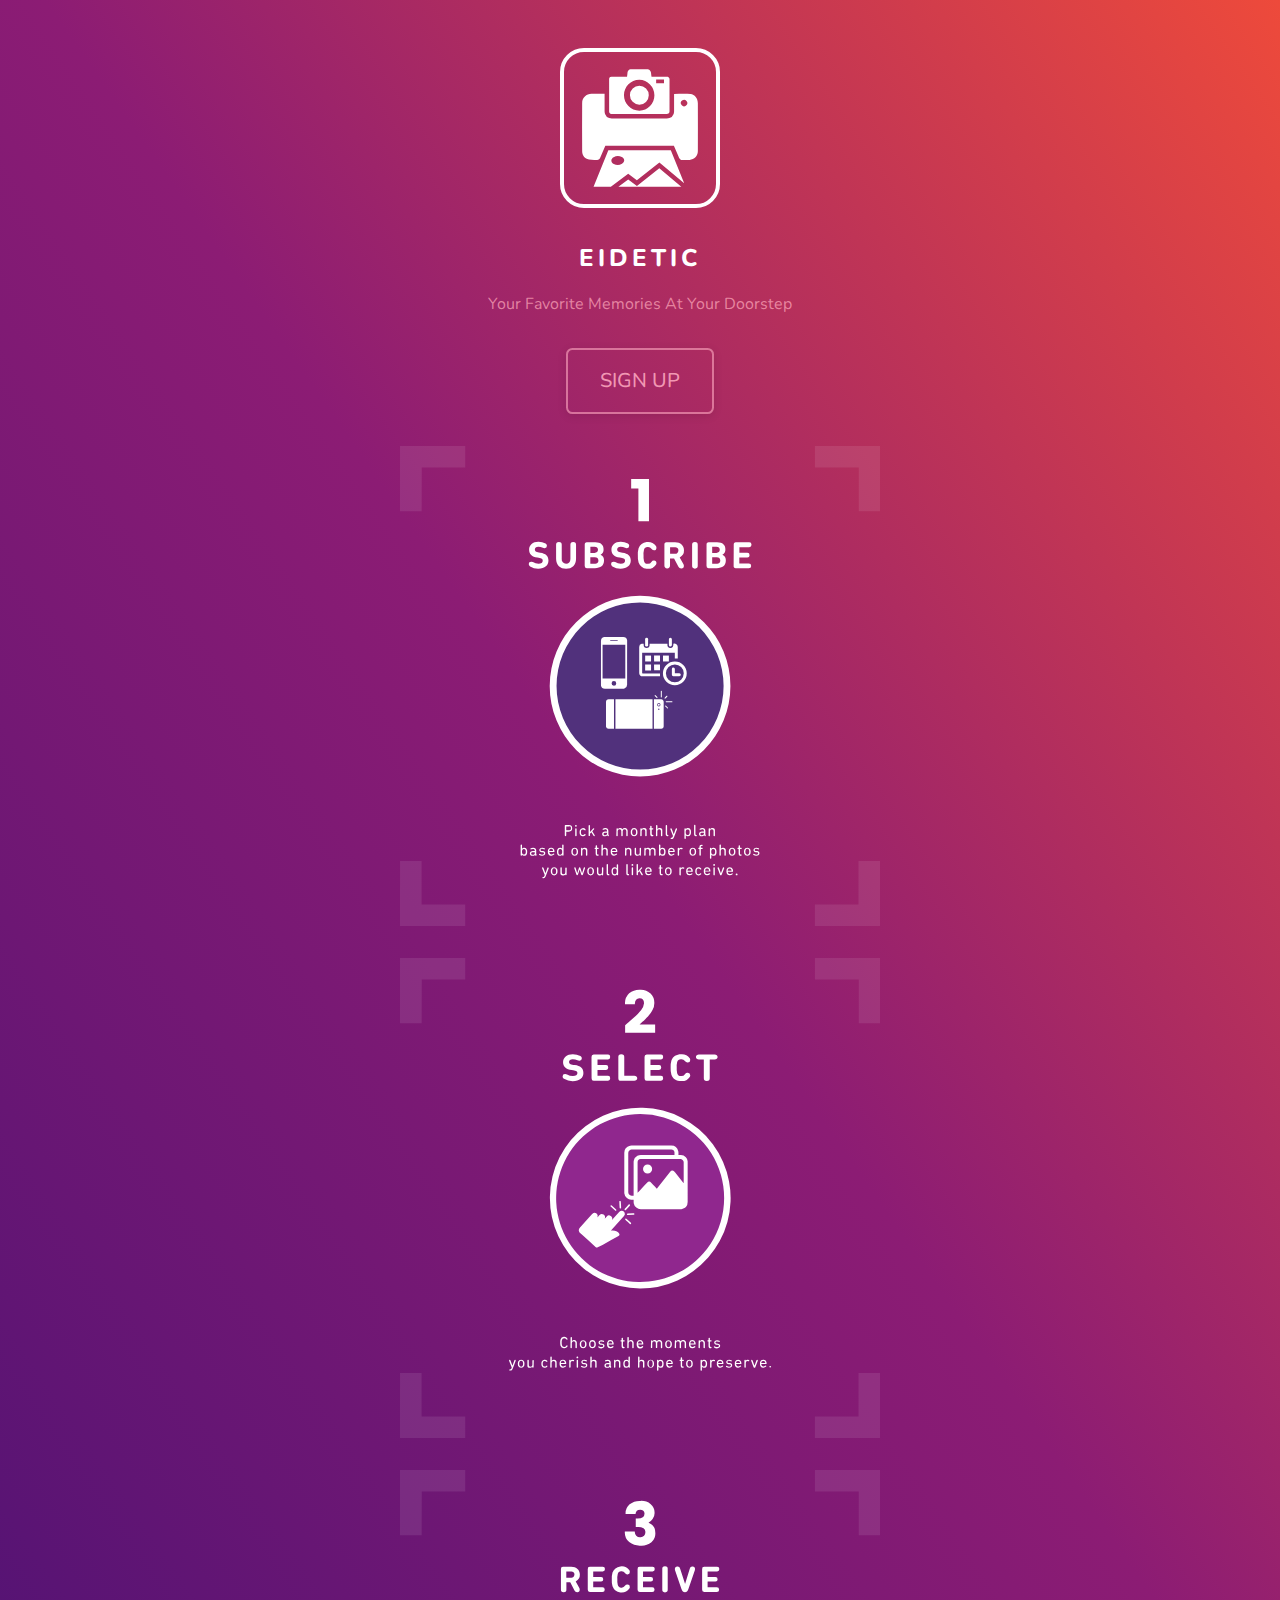
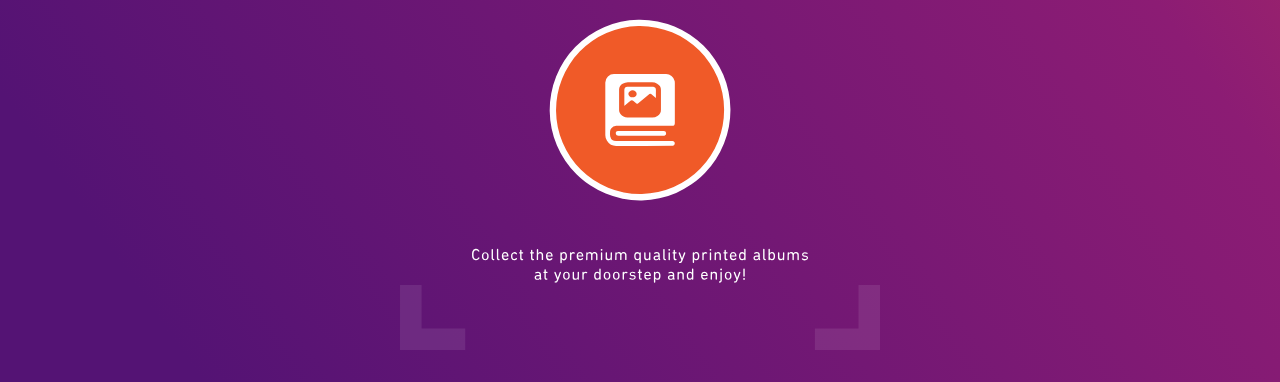
<file: index.html>
<!DOCTYPE html>
<html lang="en">
  <head>
    <!-- Global site tag (gtag.js) - Google Analytics -->
    <script async src="https://www.googletagmanager.com/gtag/js?id=UA-115434514-1"></script>
    <script>
      window.dataLayer = window.dataLayer || [];
      function gtag(){dataLayer.push(arguments);}
      gtag('js', new Date());

      gtag('config', 'UA-115434514-1');
    </script>
    <meta charset="utf-8">
    <meta name="viewport" content="width=device-width, initial-scale=1, shrink-to-fit=no">

    <!-- Bootstrap CSS -->
    <link rel="stylesheet" href="https://maxcdn.bootstrapcdn.com/bootstrap/4.0.0/css/bootstrap.min.css" integrity="sha384-Gn5384xqQ1aoWXA+058RXPxPg6fy4IWvTNh0E263XmFcJlSAwiGgFAW/dAiS6JXm" crossorigin="anonymous">

    <link rel="stylesheet"
      href="https://cdnjs.cloudflare.com/ajax/libs/animate.css/3.5.2/animate.min.css"
      integrity="sha384-OHBBOqpYHNsIqQy8hL1U+8OXf9hH6QRxi0+EODezv82DfnZoV7qoHAZDwMwEJvSw"
      crossorigin="anonymous">


    <link rel="stylesheet" type="text/css" href="assets/css/Main.css">
    <link href="https://fonts.googleapis.com/css?family=Nunito" rel="stylesheet">
  </head>
    <script src="elm.js"></script>
  <body>
    <main></main>
    <script>
      var app = Elm.Main.fullscreen();


      function sendData(data) {
        var XHR = new XMLHttpRequest();
        // Set up our request
        XHR.open('POST', 'https://script.google.com/macros/s/AKfycbxQQN9hZcsWQiHQdfmIIGuWDcrqFiFwK8PAxoEv8I5WO4O7ESCV/exec');

        // Add the required HTTP header for form data POST requests
        XHR.setRequestHeader('Content-Type', 'application/x-www-form-urlencoded');

        // Finally, send our data.
        XHR.send(data);
      }

      app.ports.sendData.subscribe(d => {
        const scriptURL =
        'https://script.google.com/macros/s/AKfycbxQQN9hZcsWQiHQdfmIIGuWDcrqFiFwK8PAxoEv8I5WO4O7ESCV/exec'

        sendData(d)
      });

      app.ports.scrollTo.subscribe(s => {
        function getElementY(query) {
          return window.pageYOffset + document.getElementById(query).getBoundingClientRect().top
        }

        function doScrolling(element, duration) {
          var startingY = window.pageYOffset
          var elementY = getElementY(element)
          // If element is close to page's bottom then window will scroll only to some position above the element.
          var targetY = document.body.scrollHeight - elementY < window.innerHeight ? document.body.scrollHeight - window.innerHeight : elementY
          var diff = targetY - startingY
          // Easing function: easeInOutCubic
          // From: https://gist.github.com/gre/1650294
          var easing = function (t) { return t<.5 ? 4*t*t*t : (t-1)*(2*t-2)*(2*t-2)+1 }
          var start

          if (!diff) return

          // Bootstrap our animation - it will get called right before next frame shall be rendered.
          window.requestAnimationFrame(function step(timestamp) {
            if (!start) start = timestamp
            // Elapsed miliseconds since start of scrolling.
            var time = timestamp - start
            // Get percent of completion in range [0, 1].
            var percent = Math.min(time / duration, 1)
            // Apply the easing.
            // It can cause bad-looking slow frames in browser performance tool, so be careful.
            percent = easing(percent)

            window.scrollTo(0, startingY + diff * percent)

            // Proceed with animation as long as we wanted it to.
            if (time < duration) {
              window.requestAnimationFrame(step)
            }
          })
        }

        doScrolling(s, 1000);
      })
    </script>
  </body>
</html>
</file>
<file: assets/css/Main.css>
body {
/*    background-image: -webkit-linear-gradient(200deg,rgb(218, 57, 4),#801a3e,#410047);
    background-image: -o-linear-gradient(200deg,rgb(218, 57, 4),#801a3e,#410047);
    background-image: linear-gradient(200deg,rgb(218, 57, 4),#801a3e,#410047);*/
    background-image: url(../imgs/Background.svg);
    background-repeat: no-repeat;
    background-size: 100% 100%;
    height: 100%;
    font-family: 'Nunito', sans-serif !important;
}
html {
   min-height: 100%; 
   font-family: 'Nunito', sans-serif !important;
} 

.bd-masthead {
	background-image: none;
	color: rgba(255, 171, 188, 0.71);
	text-align: center;
	padding-top: 3rem;
}

.bd-masthead .btn {
	width: 100%;
    white-space: normal;
}

@media (min-width: 576px) {
	.bd-masthead .btn {
	    width: auto;
	}
}

.btn-group {
	width: 100%;
    box-shadow: 2px 2px 5px rgba(104, 23, 93, 0.66);
    border-radius: 0.25rem;
}

@media (min-width: 430px) {
	.bd-masthead .btn {
		white-space: nowrap;
	}

	.btn-group {
		width: auto;
	}	
}



#signup {
	color: rgba(255, 172, 194, 0.85);
    border-color: rgba(255, 172, 194, 0.58);
	padding: 1rem 2rem;
	font-family: 'Nunito', sans-serif !important;
	font-size: 1.25rem;
    font-weight: 500;
    border-radius: 0.4rem;
    box-shadow: 0 2px 10px rgba(0,0,0,0.10);
}

#signup:hover {
    box-shadow: 0 2px 100px rgba(0,0,0,0.30);
    background-color: rgba(81, 49, 124, 0.36);
}

#signup_content {
	/*background-color: #51317c;*/
	background-color: rgba(81, 49, 124, 0.36);
	border-width: 2px;
	border-radius: .7rem;
	border: solid rgba(255, 172, 194, 0.58);
	text-align: left;
	box-shadow: 0 2px 100px rgba(0,0,0,0.30);
}

.lead {
	font-family: 'Nunito', sans-serif !important;
	font-weight: 800;
	letter-spacing: 0.25rem;
    font-size: x-large;
    color: white;
}


body {
	font-family: 'Nunito', sans-serif !important;
	color: white;
}

.text-muted {
    color: rgba(255, 171, 188, 0.6)!important;
}

.step {
    width: 100%;
}

#logo {
	width: 10rem;
}

@media (min-width: 576px){
	.step {
		width: 30rem;
	}
}

.bd-masthead .btn {
	border: 0.15rem solid #92357a;
}

.close {
	font-size: 2rem;
	margin-right: 0.5rem;
	font-family: unset;
	text-shadow: none;
	font-weight: bold;
}

.form-control {
    color: rgba(248, 178, 221, 0.71);
    background-color: rgba(102, 39, 104, 0.54);
    border: 0.15rem solid #92357a;
}

.input-group {
    box-shadow: 2px 2px 5px rgba(104, 23, 93, 0.66);
    border-radius: 0.25rem;
}

.input-group-text {
    color: rgba(255, 181, 245, 0.66);
    background-color: #92357a;
    border: 0.15rem solid #92357a;
    display: inline;
    width: 3rem;
    border-right: 0;
}

.btn-primary {
    color: rgba(248, 178, 221, 0.71);
    background-color: rgba(102, 39, 104, 0.54);
    border-color: rgba(255, 255, 255,0);
}

.btn-primary:not(:disabled):not(.disabled).active, .btn-primary:not(:disabled):not(.disabled):active, .show>.btn-primary.dropdown-toggle {
    color: rgba(248, 178, 221, 0.71);
    background-color: #92357a;
    border-color: rgba(255,255,255,0);
}

.btn-group .btn+.btn, .btn-group .btn+.btn-group, .btn-group .btn-group+.btn, .btn-group .btn-group+.btn-group, .btn-group-vertical .btn+.btn, .btn-group-vertical .btn+.btn-group, .btn-group-vertical .btn-group+.btn, .btn-group-vertical .btn-group+.btn-group {
     margin-left: 0px; 
}

.btn-group>.btn-group:not(:first-child)>.btn, .btn-group>.btn:not(:first-child) {
    border-left: 0;
}

.btn-group>.btn-group:not(:last-child)>.btn, .btn-group>.btn:not(:last-child):not(.dropdown-toggle) {
    border-right: 0;
}

.btn-group .btn:hover {
    background-color: #c063a8;
    border-color: rgba(255,255,255,0);
    color: rgba(79,21,127,0.60);
}

.btn-success {
    color: rgba(255,255,255,0.85);
    background-color: rgba(40, 167, 153, 0.57);
    border-color: rgba(40, 167, 153, 0.57) !important;
}

label {
	display: block;
}

@media (min-width: 1200px)
{
	.container {
	    max-width: 40rem;
	}

}

@media (min-width: 992)
{
	.container {
	    max-width: 40rem;
	}

}


@media (min-width: 768px)
{
	.container {
	    max-width: 40rem;
	}

}

.form-group {
    margin-bottom: 1.5rem;
}

.form-control.is-invalid {
	border: 0.15rem solid rgb(224, 70, 65);
}

.is-invalid {
	background-color: rgba(230, 70, 64, 0.54);
}

.invalid-feedback {
	display: block;
	animation-duration: 300ms;
}

.isUp {
	-webkit-transform: translate3d(0, -100%, 0);
    transform: translate3d(0, -100%, 0);
	transition: 250ms ease-in-out;
}

.isDown {
	-webkit-transform: translate3d(0, 0, 0);
    transform: translate3d(0, 0, 0);
	transition: 250ms ease-in-out;
}
</file>
